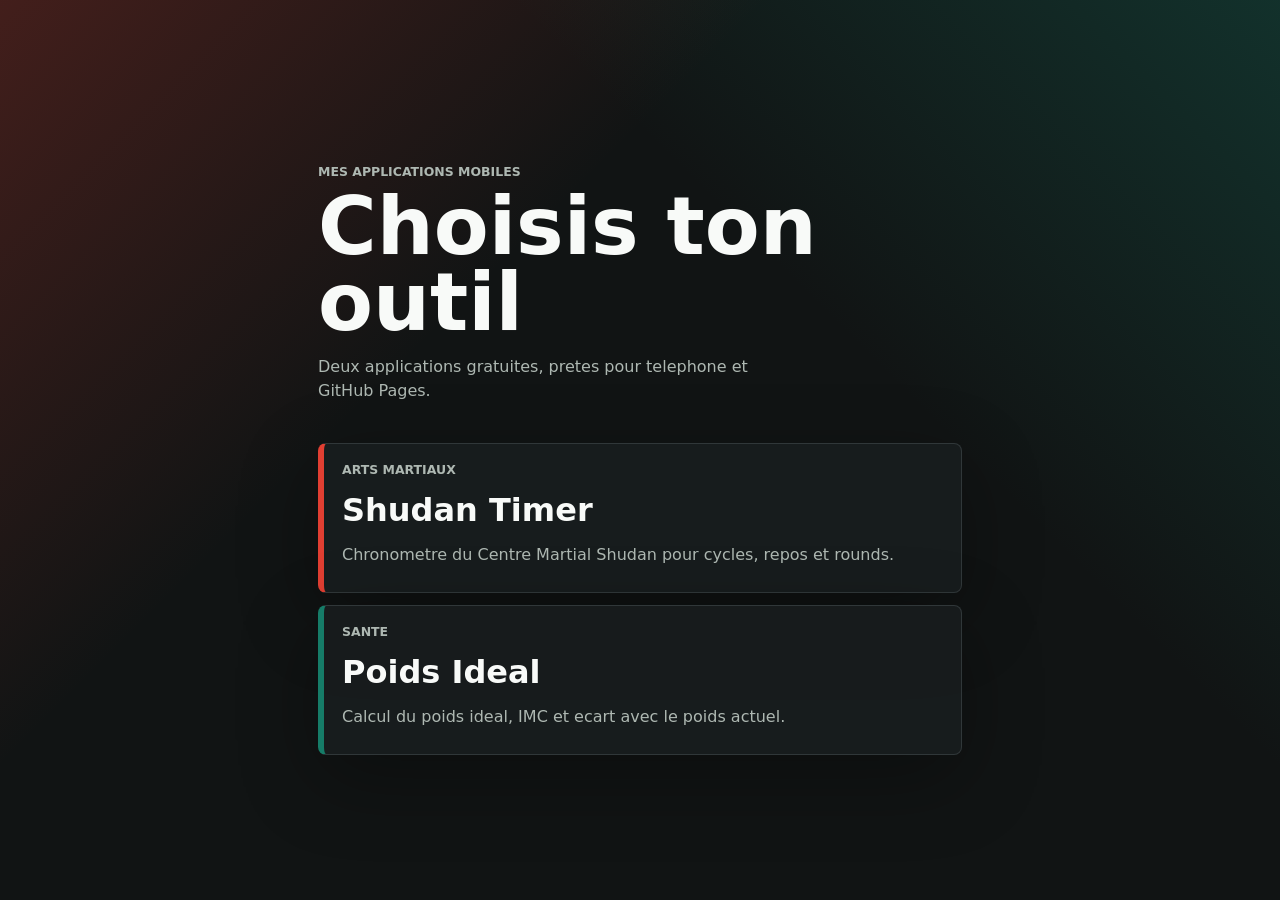
<file: index.html>
<!doctype html>
<html lang="fr">
  <head>
    <meta charset="UTF-8" />
    <meta name="viewport" content="width=device-width, initial-scale=1.0" />
    <title>Applications mobiles</title>
    <link rel="stylesheet" href="home.css" />
  </head>
  <body>
    <main class="home-shell">
      <section class="hero">
        <p class="eyebrow">Mes applications mobiles</p>
        <h1>Choisis ton outil</h1>
        <p>Deux applications gratuites, pretes pour telephone et GitHub Pages.</p>
      </section>

      <section class="app-list" aria-label="Liste des applications">
        <a class="app-card timer" href="./dojo-timer/">
          <span>Arts martiaux</span>
          <strong>Shudan Timer</strong>
          <em>Chronometre du Centre Martial Shudan pour cycles, repos et rounds.</em>
        </a>

        <a class="app-card weight" href="./poids-ideal/">
          <span>Sante</span>
          <strong>Poids Ideal</strong>
          <em>Calcul du poids ideal, IMC et ecart avec le poids actuel.</em>
        </a>
      </section>
    </main>
  </body>
</html>
</file>
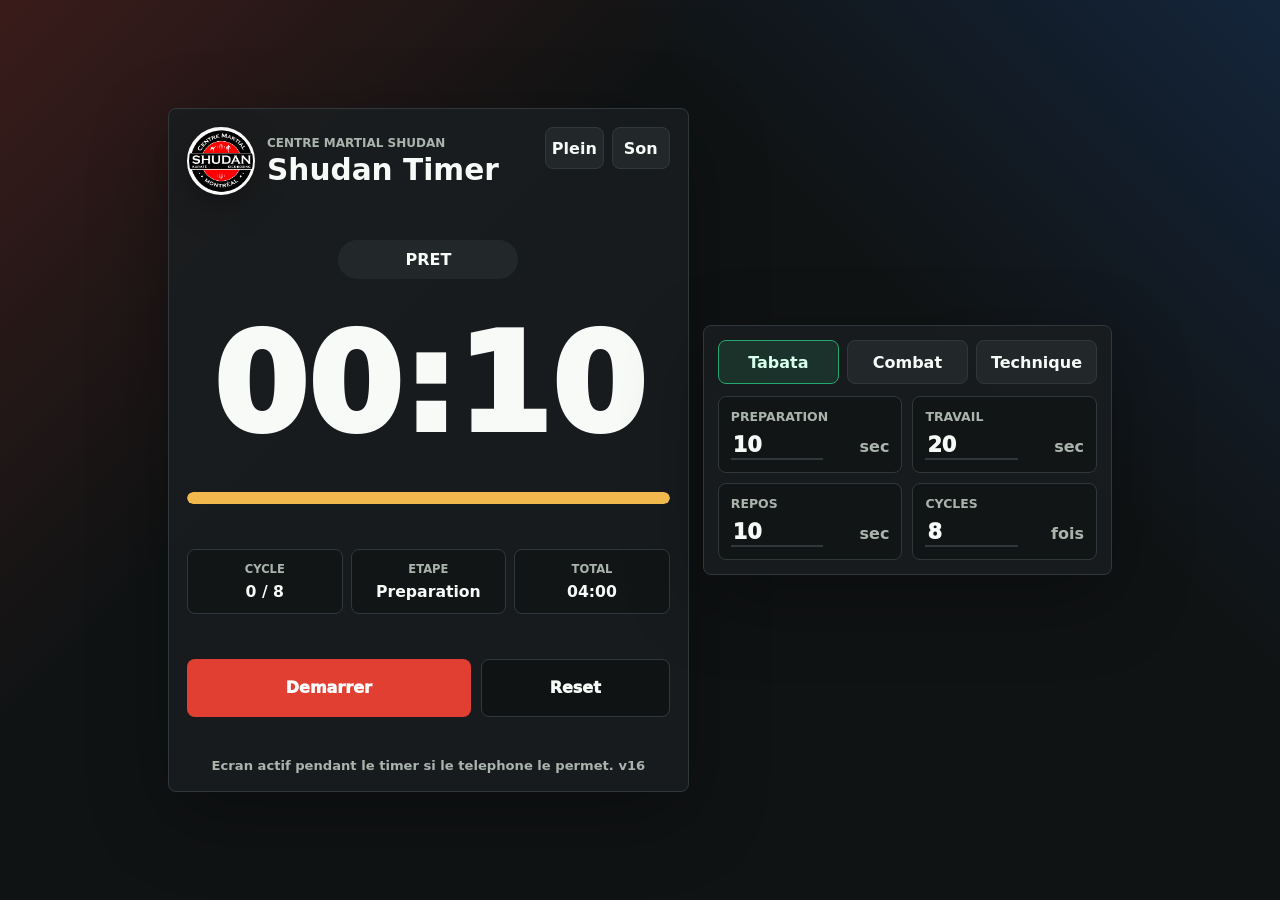
<file: dojo-timer/index.html>
<!doctype html>
<html lang="fr">
  <head>
    <meta charset="UTF-8" />
    <meta name="viewport" content="width=device-width, initial-scale=1.0" />
    <meta name="theme-color" content="#151819" />
    <title>Centre Martial Shudan Timer</title>
    <link rel="manifest" href="manifest.webmanifest" />
    <link rel="stylesheet" href="styles.css" />
  </head>
  <body>
    <main class="app-shell">
      <section class="timer-stage" aria-live="polite">
        <div class="brand-row">
          <div class="brand-lockup">
            <img class="brand-logo" src="./assets/shudan-logo.jpg" alt="Logo Centre Martial Shudan" />
            <div>
            <p class="eyebrow">Centre Martial Shudan</p>
            <h1>Shudan Timer</h1>
            </div>
          </div>
          <div class="top-actions">
            <button id="fullscreen-toggle" class="icon-button" type="button" aria-label="Activer le plein ecran">Plein</button>
            <button id="sound-toggle" class="icon-button" type="button" aria-label="Activer le son">Son</button>
          </div>
        </div>

        <div id="phase-badge" class="phase-badge ready">Pret</div>
        <div id="timer" class="timer">00:10</div>

        <div class="progress-shell" aria-hidden="true">
          <div id="progress-bar" class="progress-bar"></div>
        </div>

        <div class="session-meta">
          <div>
            <span>Cycle</span>
            <strong id="round-count">0 / 8</strong>
          </div>
          <div>
            <span>Etape</span>
            <strong id="phase-label">Preparation</strong>
          </div>
          <div>
            <span>Total</span>
            <strong id="total-time">00:00</strong>
          </div>
        </div>

        <div class="controls">
          <button id="start-pause" class="primary-button" type="button">Demarrer</button>
          <button id="reset" class="secondary-button" type="button">Reset</button>
        </div>

        <p id="wake-status" class="wake-status">Ecran actif pendant le timer si le telephone le permet.</p>
      </section>

      <section class="settings-panel" aria-label="Reglages du chronometre">
        <div class="preset-row" role="group" aria-label="Presets rapides">
          <button class="preset active" type="button" data-work="20" data-rest="10" data-rounds="8" data-prep="10">Tabata</button>
          <button class="preset" type="button" data-work="180" data-rest="60" data-rounds="5" data-prep="30">Combat</button>
          <button class="preset" type="button" data-work="60" data-rest="30" data-rounds="10" data-prep="15">Technique</button>
        </div>

        <form id="settings-form" class="settings-form">
          <label>
            <span>Preparation</span>
            <input id="prep" name="prep" type="number" min="0" max="300" value="10" />
            <em>sec</em>
          </label>

          <label>
            <span>Travail</span>
            <input id="work" name="work" type="number" min="5" max="900" value="20" />
            <em>sec</em>
          </label>

          <label>
            <span>Repos</span>
            <input id="rest" name="rest" type="number" min="0" max="600" value="10" />
            <em>sec</em>
          </label>

          <label>
            <span>Cycles</span>
            <input id="rounds" name="rounds" type="number" min="1" max="99" value="8" />
            <em>fois</em>
          </label>
        </form>
      </section>
    </main>

    <script src="app.js"></script>
  </body>
</html>
</file>
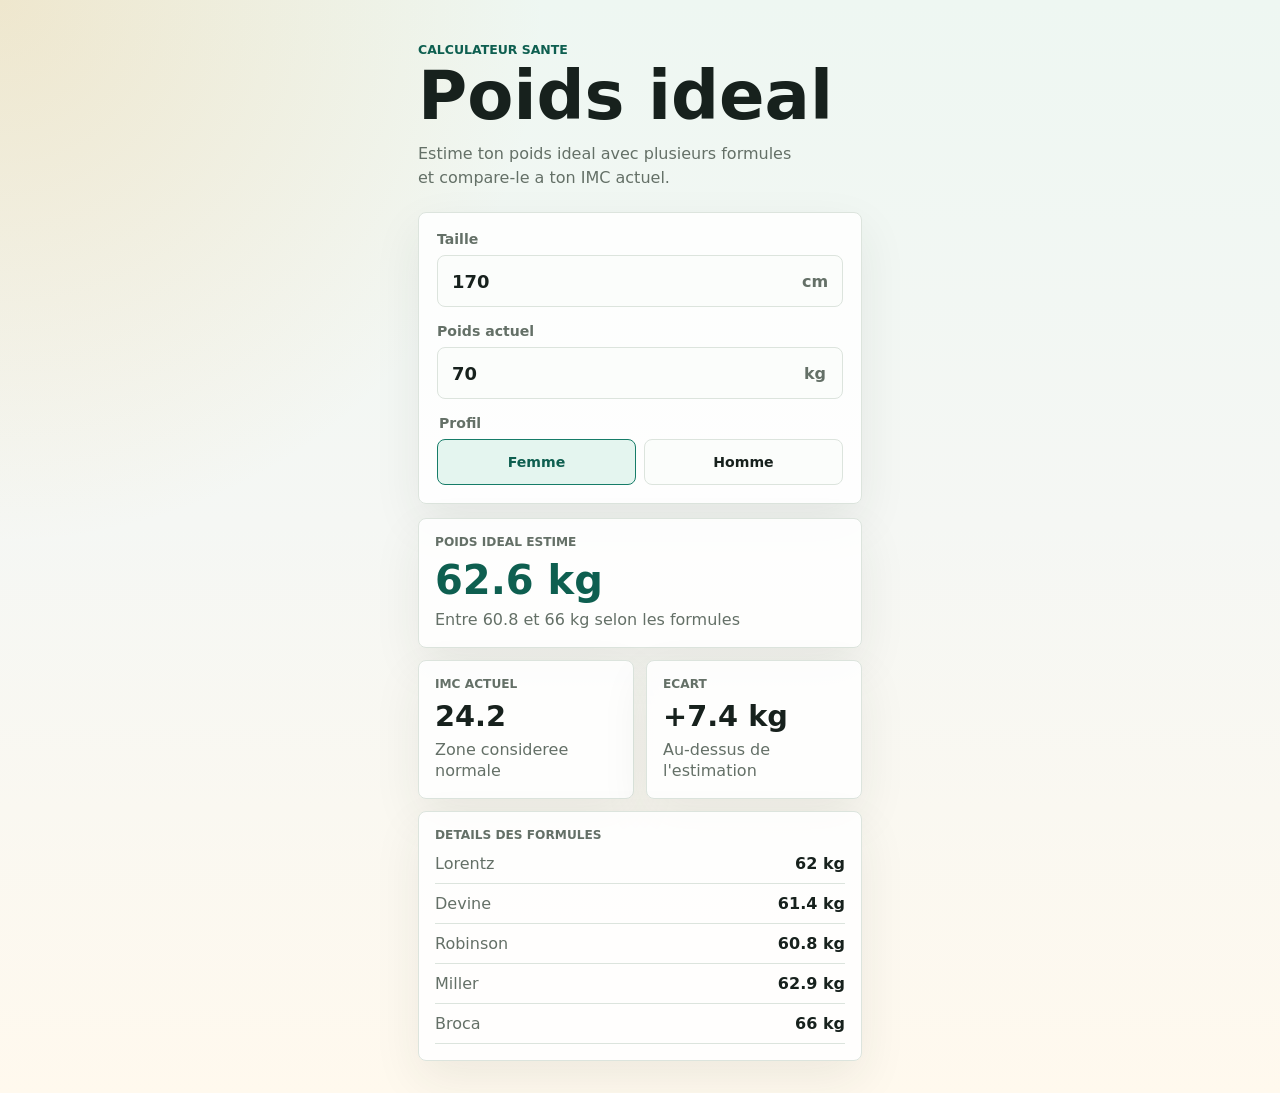
<file: poids-ideal/index.html>
<!doctype html>
<html lang="fr">
  <head>
    <meta charset="UTF-8" />
    <meta name="viewport" content="width=device-width, initial-scale=1.0" />
    <meta name="theme-color" content="#167c68" />
    <title>Poids Ideal</title>
    <link rel="stylesheet" href="styles.css" />
  </head>
  <body>
    <main class="app-shell">
      <section class="hero" aria-labelledby="app-title">
        <div>
          <p class="eyebrow">Calculateur sante</p>
          <h1 id="app-title">Poids ideal</h1>
          <p class="intro">
            Estime ton poids ideal avec plusieurs formules et compare-le a ton IMC actuel.
          </p>
        </div>
      </section>

      <section class="panel" aria-label="Formulaire de calcul">
        <form id="ideal-weight-form" class="form">
          <div class="field">
            <label for="height">Taille</label>
            <div class="input-row">
              <input id="height" name="height" type="number" min="120" max="230" value="170" required />
              <span>cm</span>
            </div>
          </div>

          <div class="field">
            <label for="weight">Poids actuel</label>
            <div class="input-row">
              <input id="weight" name="weight" type="number" min="30" max="250" value="70" required />
              <span>kg</span>
            </div>
          </div>

          <fieldset class="segmented">
            <legend>Profil</legend>
            <label>
              <input type="radio" name="sex" value="female" checked />
              <span>Femme</span>
            </label>
            <label>
              <input type="radio" name="sex" value="male" />
              <span>Homme</span>
            </label>
          </fieldset>
        </form>
      </section>

      <section class="results" aria-live="polite">
        <article class="result-card main-result">
          <span class="label">Poids ideal estime</span>
          <strong id="ideal-weight">-- kg</strong>
          <p id="ideal-range">Entre -- et -- kg</p>
        </article>

        <div class="result-grid">
          <article class="result-card">
            <span class="label">IMC actuel</span>
            <strong id="bmi">--</strong>
            <p id="bmi-status">Complete les champs</p>
          </article>

          <article class="result-card">
            <span class="label">Ecart</span>
            <strong id="difference">-- kg</strong>
            <p id="difference-text">Par rapport a l'estimation</p>
          </article>
        </div>

        <article class="result-card formula-card">
          <span class="label">Details des formules</span>
          <dl id="formula-list"></dl>
        </article>
      </section>
    </main>

    <script src="app.js"></script>
  </body>
</html>
</file>
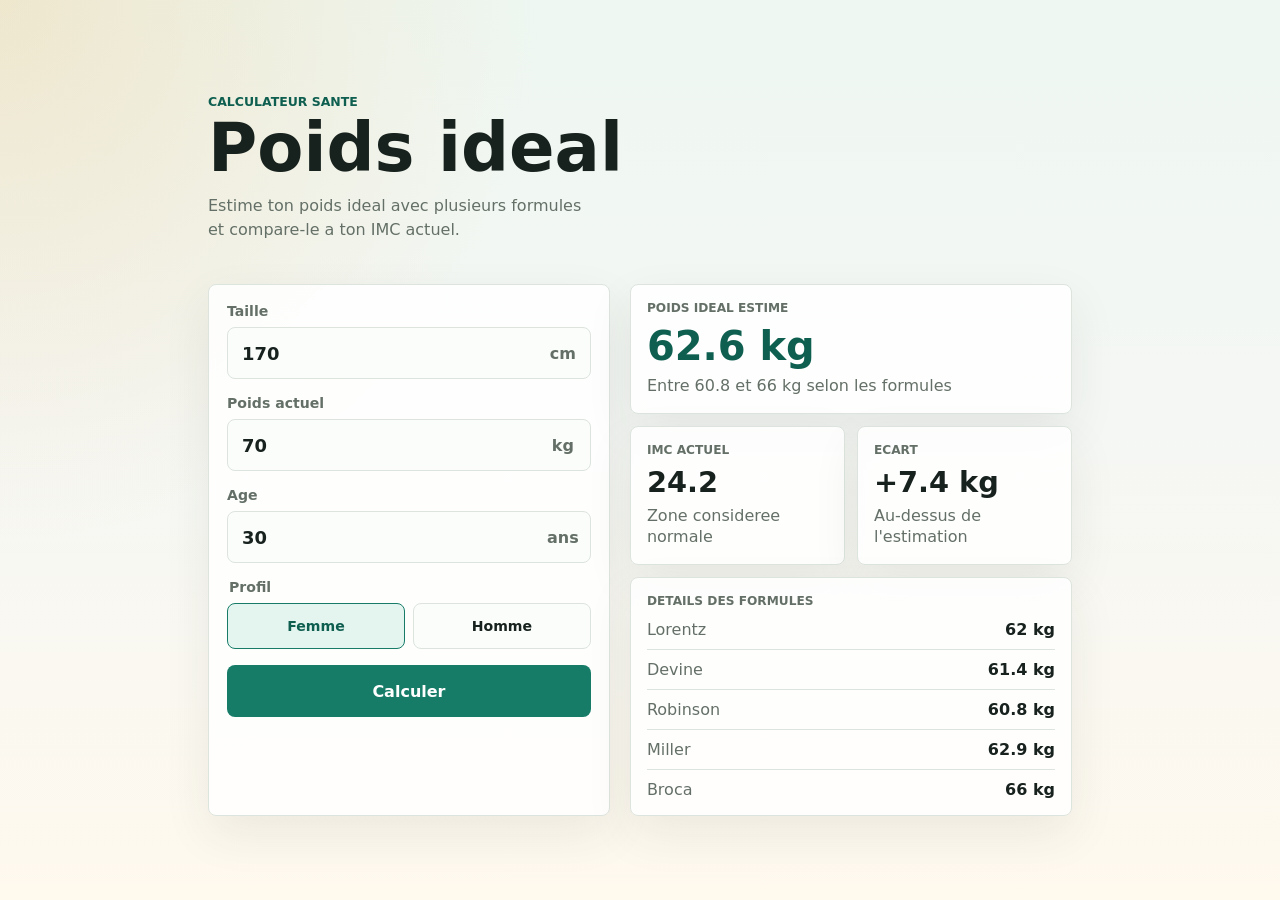
<file: Codex/2026-04-25/je-veux-une-application-mobile-pour/index.html>
<!doctype html>
<html lang="fr">
  <head>
    <meta charset="UTF-8" />
    <meta name="viewport" content="width=device-width, initial-scale=1.0" />
    <meta name="theme-color" content="#167c68" />
    <title>Poids Ideal</title>
    <link rel="manifest" href="manifest.webmanifest" />
    <link rel="stylesheet" href="styles.css" />
  </head>
  <body>
    <main class="app-shell">
      <section class="hero" aria-labelledby="app-title">
        <div>
          <p class="eyebrow">Calculateur sante</p>
          <h1 id="app-title">Poids ideal</h1>
          <p class="intro">
            Estime ton poids ideal avec plusieurs formules et compare-le a ton IMC actuel.
          </p>
        </div>
      </section>

      <section class="panel" aria-label="Formulaire de calcul">
        <form id="ideal-weight-form" class="form">
          <div class="field">
            <label for="height">Taille</label>
            <div class="input-row">
              <input id="height" name="height" type="number" min="120" max="230" value="170" required />
              <span>cm</span>
            </div>
          </div>

          <div class="field">
            <label for="weight">Poids actuel</label>
            <div class="input-row">
              <input id="weight" name="weight" type="number" min="30" max="250" value="70" required />
              <span>kg</span>
            </div>
          </div>

          <div class="field">
            <label for="age">Age</label>
            <div class="input-row">
              <input id="age" name="age" type="number" min="16" max="100" value="30" required />
              <span>ans</span>
            </div>
          </div>

          <fieldset class="segmented">
            <legend>Profil</legend>
            <label>
              <input type="radio" name="sex" value="female" checked />
              <span>Femme</span>
            </label>
            <label>
              <input type="radio" name="sex" value="male" />
              <span>Homme</span>
            </label>
          </fieldset>

          <button class="primary-button" type="submit">Calculer</button>
        </form>
      </section>

      <section class="results" aria-live="polite">
        <article class="result-card main-result">
          <span class="label">Poids ideal estime</span>
          <strong id="ideal-weight">-- kg</strong>
          <p id="ideal-range">Entre -- et -- kg</p>
        </article>

        <div class="result-grid">
          <article class="result-card">
            <span class="label">IMC actuel</span>
            <strong id="bmi">--</strong>
            <p id="bmi-status">Complete les champs</p>
          </article>

          <article class="result-card">
            <span class="label">Ecart</span>
            <strong id="difference">-- kg</strong>
            <p id="difference-text">Par rapport a l'estimation</p>
          </article>
        </div>

        <article class="result-card formula-card">
          <span class="label">Details des formules</span>
          <dl id="formula-list"></dl>
        </article>
      </section>
    </main>

    <script src="app.js"></script>
  </body>
</html>
</file>
<file: home.css>
:root {
  color-scheme: dark;
  --bg: #111414;
  --ink: #f8faf8;
  --muted: #aeb8b2;
  --line: #303739;
  --timer: #e13f32;
  --weight: #167c68;
  font-family: Inter, ui-sans-serif, system-ui, -apple-system, BlinkMacSystemFont, "Segoe UI", sans-serif;
}

* {
  box-sizing: border-box;
}

body {
  margin: 0;
  min-height: 100vh;
  background:
    linear-gradient(135deg, rgba(225, 63, 50, 0.24), transparent 34rem),
    linear-gradient(225deg, rgba(22, 124, 104, 0.28), transparent 34rem),
    var(--bg);
  color: var(--ink);
}

.home-shell {
  width: min(100%, 680px);
  min-height: 100vh;
  margin: 0 auto;
  padding: 24px 18px;
  display: grid;
  gap: 22px;
  align-content: center;
}

.hero {
  padding: 18px 0;
}

.eyebrow {
  margin: 0 0 8px;
  color: var(--muted);
  font-size: 0.78rem;
  font-weight: 850;
  text-transform: uppercase;
}

h1 {
  margin: 0;
  font-size: clamp(2.7rem, 13vw, 5rem);
  line-height: 0.95;
}

p {
  max-width: 30rem;
  margin: 14px 0 0;
  color: var(--muted);
  line-height: 1.5;
}

.app-list {
  display: grid;
  gap: 12px;
}

.app-card {
  display: grid;
  gap: 8px;
  min-height: 150px;
  padding: 18px;
  border: 1px solid var(--line);
  border-radius: 8px;
  background: rgba(24, 29, 30, 0.92);
  color: inherit;
  text-decoration: none;
  box-shadow: 0 24px 80px rgba(0, 0, 0, 0.3);
}

.app-card span {
  color: var(--muted);
  font-size: 0.78rem;
  font-weight: 850;
  text-transform: uppercase;
}

.app-card strong {
  font-size: 2rem;
  line-height: 1;
}

.app-card em {
  color: var(--muted);
  font-style: normal;
  line-height: 1.45;
}

.timer {
  border-left: 6px solid var(--timer);
}

.weight {
  border-left: 6px solid var(--weight);
}
</file>
<file: dojo-timer/styles.css>
:root {
  color-scheme: dark;
  --bg: #101314;
  --panel: #191d1f;
  --panel-strong: #22282a;
  --ink: #f7faf7;
  --muted: #aab4ad;
  --line: #31383b;
  --work: #e13f32;
  --rest: #2674e8;
  --prep: #f0b84d;
  --done: #25a76f;
  font-family: Inter, ui-sans-serif, system-ui, -apple-system, BlinkMacSystemFont, "Segoe UI", sans-serif;
}

* {
  box-sizing: border-box;
}

body {
  margin: 0;
  min-height: 100vh;
  background:
    linear-gradient(135deg, rgba(225, 63, 50, 0.2), transparent 32rem),
    linear-gradient(225deg, rgba(38, 116, 232, 0.18), transparent 30rem),
    var(--bg);
  color: var(--ink);
}

button,
input {
  font: inherit;
}

.app-shell {
  width: min(100%, 520px);
  min-height: 100vh;
  margin: 0 auto;
  padding: 18px;
  display: grid;
  gap: 14px;
  align-content: center;
}

.timer-stage,
.settings-panel {
  border: 1px solid var(--line);
  border-radius: 8px;
  background: rgba(25, 29, 31, 0.92);
  box-shadow: 0 24px 80px rgba(0, 0, 0, 0.32);
}

.timer-stage {
  min-height: 58vh;
  padding: 18px;
  display: grid;
  gap: 18px;
  align-content: space-between;
}

.brand-row {
  display: flex;
  align-items: start;
  justify-content: space-between;
  gap: 12px;
}

.brand-lockup {
  display: flex;
  align-items: center;
  min-width: 0;
  gap: 12px;
}

.brand-logo {
  width: 68px;
  height: 68px;
  border: 2px solid #f7faf7;
  border-radius: 50%;
  background: #fff;
  object-fit: cover;
  object-position: center;
  box-shadow: 0 12px 34px rgba(0, 0, 0, 0.3);
}

.top-actions {
  display: flex;
  gap: 8px;
}

.eyebrow {
  margin: 0 0 6px;
  color: var(--muted);
  font-size: 0.75rem;
  font-weight: 800;
  letter-spacing: 0;
  text-transform: uppercase;
}

h1 {
  margin: 0;
  font-size: 1.85rem;
  line-height: 1;
  letter-spacing: 0;
}

@media (max-width: 390px) {
  .brand-row {
    align-items: center;
  }

  .brand-logo {
    width: 56px;
    height: 56px;
  }

  h1 {
    font-size: 1.55rem;
  }

  .icon-button {
    min-width: 52px;
  }
}

.icon-button,
.secondary-button,
.preset {
  border: 1px solid var(--line);
  border-radius: 8px;
  background: var(--panel-strong);
  color: var(--ink);
  cursor: pointer;
}

.icon-button {
  min-width: 58px;
  min-height: 42px;
  font-weight: 850;
}

.icon-button.active {
  border-color: var(--done);
  background: rgba(37, 167, 111, 0.18);
  color: #d8ffed;
}

.phase-badge {
  justify-self: center;
  min-width: 180px;
  padding: 10px 16px;
  border-radius: 999px;
  background: var(--panel-strong);
  color: var(--ink);
  font-size: 1rem;
  font-weight: 900;
  text-align: center;
  text-transform: uppercase;
}

.phase-badge.prep {
  background: var(--prep);
  color: #1e1708;
}

.phase-badge.work {
  background: var(--work);
  color: #fff;
}

.phase-badge.rest {
  background: var(--rest);
  color: #fff;
}

.phase-badge.done {
  background: var(--done);
  color: #fff;
}

.timer {
  text-align: center;
  font-variant-numeric: tabular-nums;
  font-size: clamp(4.8rem, 23vw, 8.5rem);
  font-weight: 950;
  line-height: 0.9;
  letter-spacing: 0;
}

.progress-shell {
  height: 12px;
  overflow: hidden;
  border-radius: 999px;
  background: #0d0f10;
}

.progress-bar {
  width: 100%;
  height: 100%;
  border-radius: inherit;
  background: var(--prep);
  transform-origin: left center;
  transform: scaleX(1);
}

.session-meta {
  display: grid;
  grid-template-columns: repeat(3, 1fr);
  gap: 8px;
}

.session-meta div {
  min-width: 0;
  padding: 12px 10px;
  border: 1px solid var(--line);
  border-radius: 8px;
  background: #111516;
  text-align: center;
}

.session-meta span {
  display: block;
  color: var(--muted);
  font-size: 0.72rem;
  font-weight: 750;
  text-transform: uppercase;
}

.session-meta strong {
  display: block;
  margin-top: 6px;
  font-size: 0.98rem;
  white-space: nowrap;
}

.controls {
  display: grid;
  grid-template-columns: 1.5fr 1fr;
  gap: 10px;
}

.primary-button,
.secondary-button {
  min-height: 58px;
  font-weight: 950;
}

.primary-button {
  border: 0;
  border-radius: 8px;
  background: var(--work);
  color: white;
  cursor: pointer;
}

.primary-button.running {
  background: var(--prep);
  color: #221806;
}

.secondary-button {
  background: #101314;
}

.wake-status {
  margin: -4px 0 0;
  color: var(--muted);
  font-size: 0.82rem;
  font-weight: 700;
  text-align: center;
}

.wake-status.active {
  color: #d8ffed;
}

.settings-panel {
  padding: 14px;
}

.preset-row {
  display: grid;
  grid-template-columns: repeat(3, 1fr);
  gap: 8px;
  margin-bottom: 12px;
}

.preset {
  min-height: 44px;
  font-weight: 850;
}

.preset.active {
  border-color: var(--done);
  background: rgba(37, 167, 111, 0.16);
  color: #d8ffed;
}

.settings-form {
  display: grid;
  grid-template-columns: repeat(2, 1fr);
  gap: 10px;
}

.settings-form label {
  display: grid;
  grid-template-columns: 1fr 58px;
  align-items: center;
  gap: 8px;
  padding: 12px;
  border: 1px solid var(--line);
  border-radius: 8px;
  background: #111516;
}

.settings-form span {
  grid-column: 1 / -1;
  color: var(--muted);
  font-size: 0.78rem;
  font-weight: 800;
  text-transform: uppercase;
}

.settings-form input {
  width: 100%;
  min-width: 0;
  border: 0;
  border-bottom: 2px solid var(--line);
  outline: 0;
  background: transparent;
  color: var(--ink);
  font-size: 1.3rem;
  font-weight: 950;
}

.settings-form em {
  color: var(--muted);
  font-style: normal;
  font-weight: 800;
  text-align: right;
}

body.phase-work {
  background:
    linear-gradient(135deg, rgba(225, 63, 50, 0.36), transparent 34rem),
    var(--bg);
}

body.phase-rest {
  background:
    linear-gradient(135deg, rgba(38, 116, 232, 0.34), transparent 34rem),
    var(--bg);
}

body.phase-done {
  background:
    linear-gradient(135deg, rgba(37, 167, 111, 0.34), transparent 34rem),
    var(--bg);
}

@media (min-width: 860px) {
  .app-shell {
    width: min(100%, 980px);
    grid-template-columns: 1.12fr 0.88fr;
  }

  .timer-stage {
    min-height: 76vh;
  }

  .settings-panel {
    align-self: center;
  }
}

@media (orientation: landscape) and (max-height: 520px) {
  .app-shell {
    width: min(100%, 980px);
    min-height: 100vh;
    grid-template-columns: 1.2fr 0.8fr;
    gap: 10px;
    padding: 8px;
    align-content: stretch;
  }

  .timer-stage {
    min-height: calc(100vh - 16px);
    padding: 10px;
    gap: 8px;
  }

  .settings-panel {
    max-height: calc(100vh - 16px);
    overflow: auto;
    padding: 10px;
  }

  .brand-logo {
    width: 44px;
    height: 44px;
  }

  .eyebrow {
    margin-bottom: 3px;
    font-size: 0.64rem;
  }

  h1 {
    font-size: 1.28rem;
  }

  .icon-button {
    min-width: 50px;
    min-height: 36px;
    font-size: 0.82rem;
  }

  .phase-badge {
    min-width: 132px;
    padding: 7px 12px;
    font-size: 0.78rem;
  }

  .timer {
    font-size: clamp(4rem, 22vh, 6.8rem);
    line-height: 0.88;
  }

  .progress-shell {
    height: 8px;
  }

  .session-meta {
    gap: 6px;
  }

  .session-meta div {
    padding: 7px 8px;
  }

  .session-meta span {
    font-size: 0.62rem;
  }

  .session-meta strong {
    margin-top: 3px;
    font-size: 0.82rem;
  }

  .controls {
    gap: 8px;
  }

  .primary-button,
  .secondary-button {
    min-height: 44px;
  }

  .wake-status {
    margin: 0;
    font-size: 0.72rem;
  }

  .preset-row {
    gap: 6px;
    margin-bottom: 8px;
  }

  .preset {
    min-height: 36px;
    font-size: 0.82rem;
  }

  .settings-form {
    gap: 7px;
  }

  .settings-form label {
    padding: 8px;
  }

  .settings-form span {
    font-size: 0.64rem;
  }

  .settings-form input {
    font-size: 1rem;
  }
}

@media (orientation: landscape) and (max-height: 380px) {
  .settings-panel {
    display: none;
  }

  .app-shell {
    grid-template-columns: 1fr;
    width: min(100%, 740px);
  }

  .timer-stage {
    min-height: calc(100vh - 16px);
  }

  .timer {
    font-size: clamp(4.6rem, 30vh, 7.4rem);
  }
}
</file>
<file: poids-ideal/styles.css>
:root {
  color-scheme: light;
  --bg: #f5f7f4;
  --ink: #17211d;
  --muted: #647067;
  --panel: #ffffff;
  --line: #dce4dd;
  --accent: #167c68;
  --accent-dark: #0e5f50;
  --warm: #f0b45b;
  --rose: #d96b75;
  font-family: Inter, ui-sans-serif, system-ui, -apple-system, BlinkMacSystemFont, "Segoe UI", sans-serif;
}

* {
  box-sizing: border-box;
}

body {
  margin: 0;
  min-height: 100vh;
  background:
    radial-gradient(circle at top left, rgba(240, 180, 91, 0.24), transparent 34rem),
    linear-gradient(180deg, #eef7f2 0%, var(--bg) 48%, #fff9ee 100%);
  color: var(--ink);
}

.app-shell {
  width: min(100%, 480px);
  min-height: 100vh;
  margin: 0 auto;
  padding: 24px 18px 32px;
}

.hero {
  min-height: 180px;
  display: flex;
  align-items: end;
  padding: 18px 0 22px;
}

.eyebrow {
  margin: 0 0 8px;
  color: var(--accent-dark);
  font-size: 0.78rem;
  font-weight: 800;
  text-transform: uppercase;
}

h1 {
  margin: 0;
  font-size: clamp(2.4rem, 12vw, 4.2rem);
  line-height: 0.94;
}

.intro {
  max-width: 24rem;
  margin: 14px 0 0;
  color: var(--muted);
  line-height: 1.5;
}

.panel,
.result-card {
  border: 1px solid var(--line);
  border-radius: 8px;
  background: rgba(255, 255, 255, 0.88);
  box-shadow: 0 18px 48px rgba(37, 53, 44, 0.08);
}

.panel {
  padding: 18px;
}

.form,
.field {
  display: grid;
  gap: 16px;
}

.field {
  gap: 8px;
}

label,
legend {
  color: var(--muted);
  font-size: 0.88rem;
  font-weight: 700;
}

.input-row {
  display: flex;
  align-items: center;
  min-height: 52px;
  border: 1px solid var(--line);
  border-radius: 8px;
  background: #fbfdfb;
  overflow: hidden;
}

input[type="number"] {
  width: 100%;
  min-width: 0;
  border: 0;
  outline: 0;
  background: transparent;
  padding: 0 14px;
  color: var(--ink);
  font: inherit;
  font-size: 1.12rem;
  font-weight: 750;
}

.input-row span {
  min-width: 54px;
  color: var(--muted);
  font-weight: 800;
  text-align: center;
}

.segmented {
  display: grid;
  grid-template-columns: 1fr 1fr;
  gap: 8px;
  padding: 0;
  border: 0;
  margin: 0;
}

.segmented legend {
  grid-column: 1 / -1;
  margin-bottom: 8px;
}

.segmented label {
  position: relative;
  min-height: 46px;
  cursor: pointer;
}

.segmented input {
  position: absolute;
  opacity: 0;
}

.segmented span {
  display: grid;
  place-items: center;
  height: 100%;
  border: 1px solid var(--line);
  border-radius: 8px;
  background: #fbfdfb;
  color: var(--ink);
}

.segmented input:checked + span {
  border-color: var(--accent);
  background: #e4f5ef;
  color: var(--accent-dark);
}

.results {
  display: grid;
  gap: 12px;
  margin-top: 14px;
}

.result-grid {
  display: grid;
  grid-template-columns: 1fr 1fr;
  gap: 12px;
}

.result-card {
  padding: 16px;
}

.label {
  display: block;
  color: var(--muted);
  font-size: 0.76rem;
  font-weight: 850;
  text-transform: uppercase;
}

.result-card strong {
  display: block;
  margin-top: 8px;
  font-size: 1.8rem;
}

.main-result strong {
  color: var(--accent-dark);
  font-size: 2.5rem;
}

.result-card p {
  margin: 6px 0 0;
  color: var(--muted);
  line-height: 1.35;
}

.formula-card dl {
  display: grid;
  gap: 10px;
  margin: 12px 0 0;
}

.formula-card div {
  display: flex;
  justify-content: space-between;
  gap: 12px;
  padding-bottom: 10px;
  border-bottom: 1px solid var(--line);
}

dt {
  color: var(--muted);
}

dd {
  margin: 0;
  font-weight: 850;
}

.status-low {
  color: var(--warm);
}

.status-ok {
  color: var(--accent-dark);
}

.status-high {
  color: var(--rose);
}
</file>
<file: Codex/2026-04-25/je-veux-une-application-mobile-pour/styles.css>
:root {
  color-scheme: light;
  --bg: #f5f7f4;
  --ink: #17211d;
  --muted: #647067;
  --panel: #ffffff;
  --line: #dce4dd;
  --accent: #167c68;
  --accent-dark: #0e5f50;
  --warm: #f0b45b;
  --rose: #d96b75;
  font-family: Inter, ui-sans-serif, system-ui, -apple-system, BlinkMacSystemFont, "Segoe UI", sans-serif;
}

* {
  box-sizing: border-box;
}

body {
  margin: 0;
  min-height: 100vh;
  background:
    radial-gradient(circle at top left, rgba(240, 180, 91, 0.24), transparent 34rem),
    linear-gradient(180deg, #eef7f2 0%, var(--bg) 48%, #fff9ee 100%);
  color: var(--ink);
}

.app-shell {
  width: min(100%, 480px);
  min-height: 100vh;
  margin: 0 auto;
  padding: 24px 18px 32px;
}

.hero {
  min-height: 180px;
  display: flex;
  align-items: end;
  padding: 18px 0 22px;
}

.eyebrow {
  margin: 0 0 8px;
  color: var(--accent-dark);
  font-size: 0.78rem;
  font-weight: 800;
  letter-spacing: 0;
  text-transform: uppercase;
}

h1 {
  margin: 0;
  font-size: clamp(2.4rem, 12vw, 4.2rem);
  line-height: 0.94;
  letter-spacing: 0;
}

.intro {
  max-width: 24rem;
  margin: 14px 0 0;
  color: var(--muted);
  font-size: 1rem;
  line-height: 1.5;
}

.panel,
.result-card {
  border: 1px solid var(--line);
  border-radius: 8px;
  background: rgba(255, 255, 255, 0.88);
  box-shadow: 0 18px 48px rgba(37, 53, 44, 0.08);
}

.panel {
  padding: 18px;
}

.form {
  display: grid;
  gap: 16px;
}

.field {
  display: grid;
  gap: 8px;
}

label,
legend {
  color: var(--muted);
  font-size: 0.88rem;
  font-weight: 700;
}

.input-row {
  display: flex;
  align-items: center;
  min-height: 52px;
  border: 1px solid var(--line);
  border-radius: 8px;
  background: #fbfdfb;
  overflow: hidden;
}

input[type="number"] {
  width: 100%;
  min-width: 0;
  border: 0;
  outline: 0;
  background: transparent;
  padding: 0 14px;
  color: var(--ink);
  font: inherit;
  font-size: 1.12rem;
  font-weight: 750;
}

.input-row span {
  min-width: 54px;
  color: var(--muted);
  font-weight: 800;
  text-align: center;
}

.segmented {
  display: grid;
  grid-template-columns: 1fr 1fr;
  gap: 8px;
  padding: 0;
  border: 0;
  margin: 0;
}

.segmented legend {
  grid-column: 1 / -1;
  margin-bottom: 8px;
}

.segmented label {
  position: relative;
  min-height: 46px;
  cursor: pointer;
}

.segmented input {
  position: absolute;
  opacity: 0;
}

.segmented span {
  display: grid;
  place-items: center;
  height: 100%;
  border: 1px solid var(--line);
  border-radius: 8px;
  background: #fbfdfb;
  color: var(--ink);
}

.segmented input:checked + span {
  border-color: var(--accent);
  background: #e4f5ef;
  color: var(--accent-dark);
}

.primary-button {
  min-height: 52px;
  border: 0;
  border-radius: 8px;
  background: var(--accent);
  color: white;
  font: inherit;
  font-size: 1rem;
  font-weight: 850;
  cursor: pointer;
}

.primary-button:active {
  transform: translateY(1px);
}

.results {
  display: grid;
  gap: 12px;
  margin-top: 14px;
}

.result-grid {
  display: grid;
  grid-template-columns: 1fr 1fr;
  gap: 12px;
}

.result-card {
  padding: 16px;
}

.label {
  display: block;
  color: var(--muted);
  font-size: 0.76rem;
  font-weight: 850;
  text-transform: uppercase;
}

.result-card strong {
  display: block;
  margin-top: 8px;
  font-size: 1.8rem;
  letter-spacing: 0;
}

.main-result strong {
  color: var(--accent-dark);
  font-size: 2.5rem;
}

.result-card p {
  margin: 6px 0 0;
  color: var(--muted);
  line-height: 1.35;
}

.formula-card dl {
  display: grid;
  gap: 10px;
  margin: 12px 0 0;
}

.formula-card div {
  display: flex;
  justify-content: space-between;
  gap: 12px;
  padding-bottom: 10px;
  border-bottom: 1px solid var(--line);
}

.formula-card div:last-child {
  padding-bottom: 0;
  border-bottom: 0;
}

dt {
  color: var(--muted);
}

dd {
  margin: 0;
  font-weight: 850;
}

.status-low {
  color: var(--warm);
}

.status-ok {
  color: var(--accent-dark);
}

.status-high {
  color: var(--rose);
}

@media (min-width: 760px) {
  .app-shell {
    width: min(100%, 900px);
    display: grid;
    grid-template-columns: 1fr 1.1fr;
    gap: 20px;
    align-content: center;
  }

  .hero {
    grid-column: 1 / -1;
    min-height: 120px;
  }

  .results {
    margin-top: 0;
  }
}
</file>
